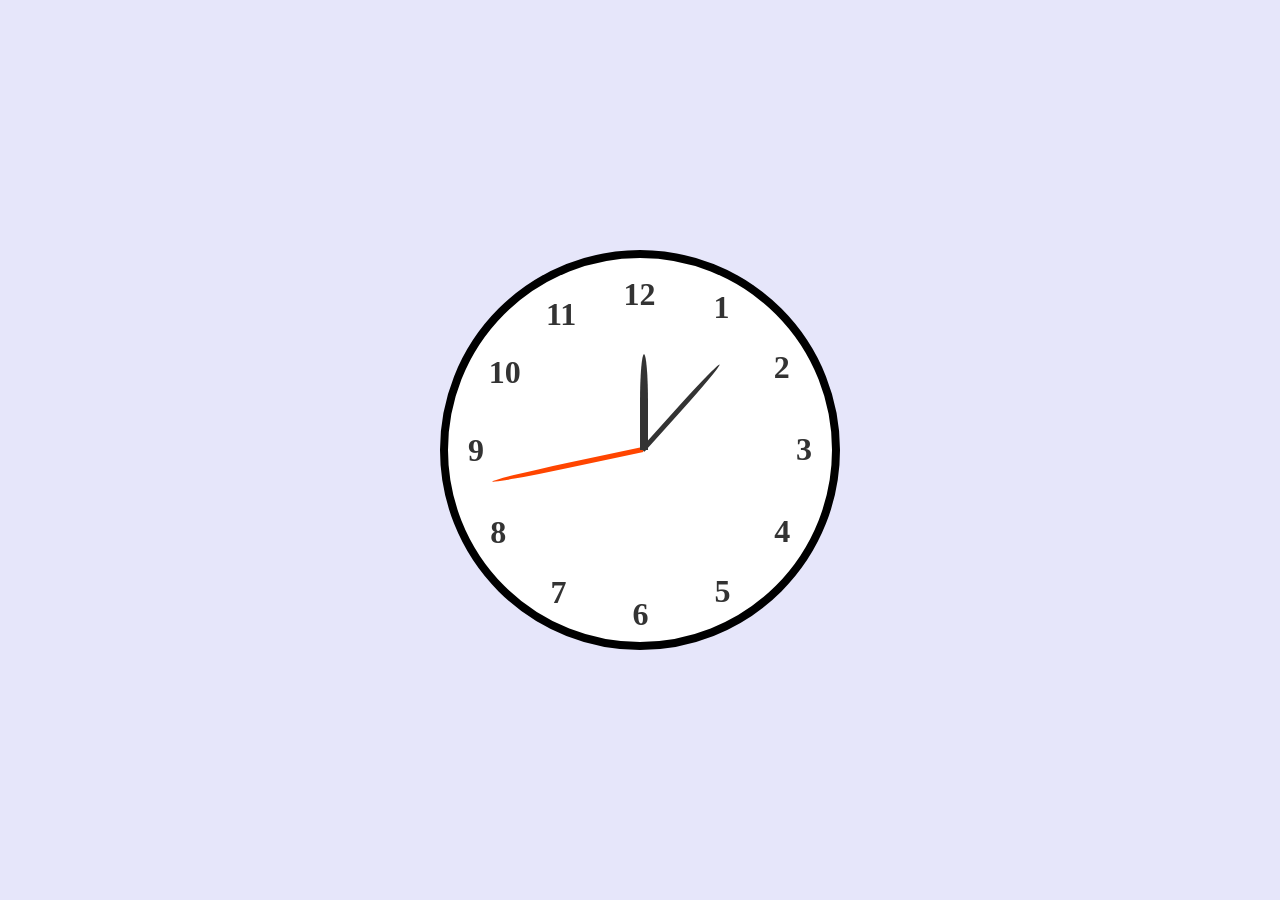
<file: Clock/index.html>
<!doctype html>
<html lang="en">
  <head>
    <meta charset="UTF-8" />
    <meta name="viewport" content="width=device-width, initial-scale=1.0" />
    <title>Analog clock</title>
    <link rel="stylesheet" href="style.css" />
  </head>
  <body>
    <div class="clock">
      <div class="numbers">
        <div class="number" style="--i: 1"><span>1</span></div>
        <div class="number" style="--i: 2"><span>2</span></div>
        <div class="number" style="--i: 3"><span>3</span></div>
        <div class="number" style="--i: 4"><span>4</span></div>
        <div class="number" style="--i: 5"><span>5</span></div>
        <div class="number" style="--i: 6"><span>6</span></div>
        <div class="number" style="--i: 7"><span>7</span></div>
        <div class="number" style="--i: 8"><span>8</span></div>
        <div class="number" style="--i: 9"><span>9</span></div>
        <div class="number" style="--i: 10"><span>10</span></div>
        <div class="number" style="--i: 11"><span>11</span></div>
        <div class="number" style="--i: 12"><span>12</span></div>
      </div>
      <div class="hand second"></div>
      <div class="hand minute"></div>
      <div class="hand hour"></div>
    </div>
    <script src="script.js"></script>
  </body>
</html>
</file>
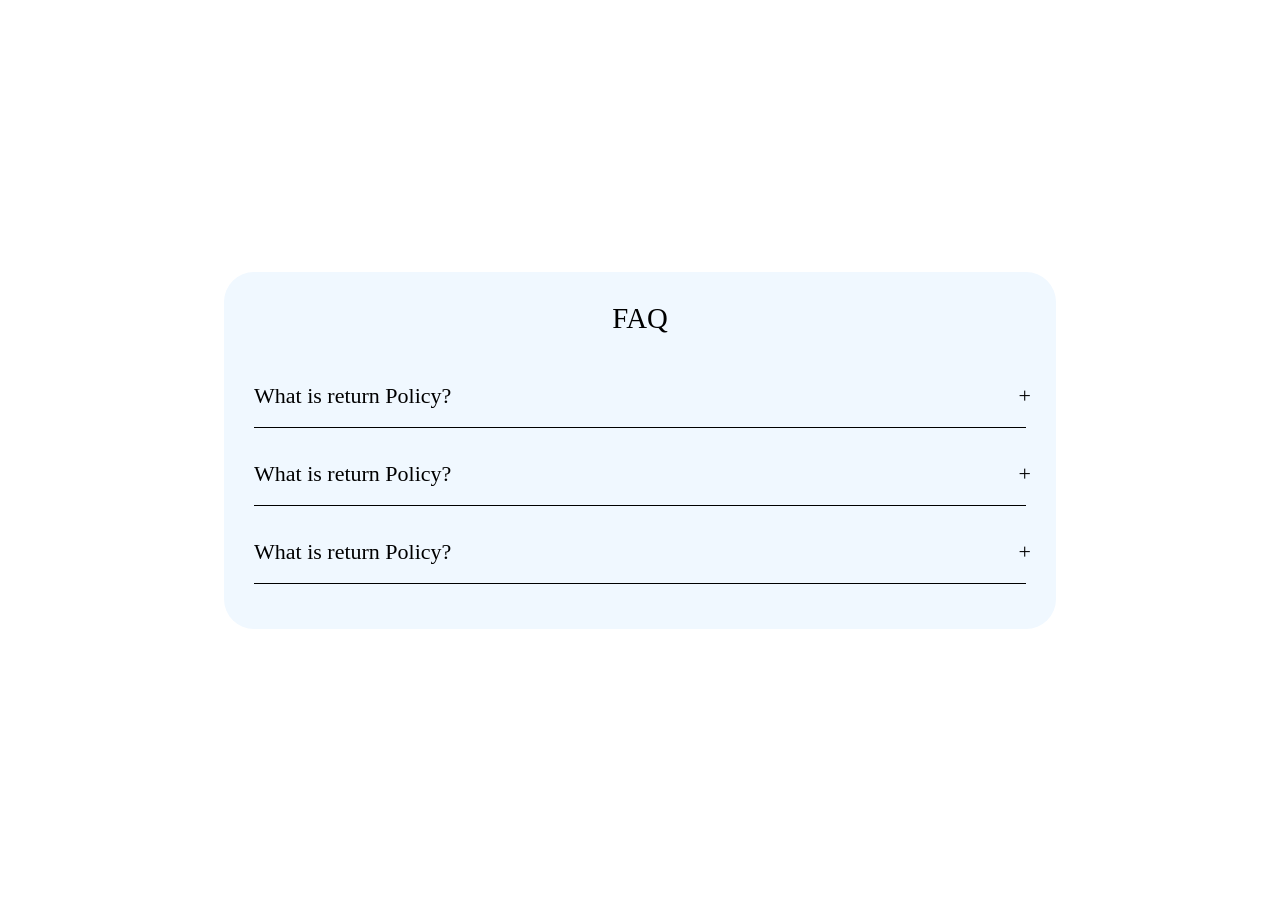
<file: FAQ/index.html>
<!doctype html>
<html lang="en">
  <head>
    <meta charset="UTF-8" />
    <meta name="viewport" content="width=device-width, initial-scale=1.0" />
    <title>FAQ</title>
    <link rel="stylesheet" href="style.css" />
  </head>
  <body>
    <div class="accordian">
      <div class="title">FAQ</div>
      <div class="content-container">
        <div class="question">What is return Policy?</div>
        <div class="answer">Lorem ispum dolor sit amet</div>
      </div>
      <div class="content-container">
        <div class="question">What is return Policy?</div>
        <div class="answer">Lorem ispum dolor sit amet</div>
      </div>
      <div class="content-container">
        <div class="question">What is return Policy?</div>
        <div class="answer">Lorem ispum dolor sit amet</div>
      </div>
    </div>
    <script src="script.js"></script>
  </body>
</html>
</file>
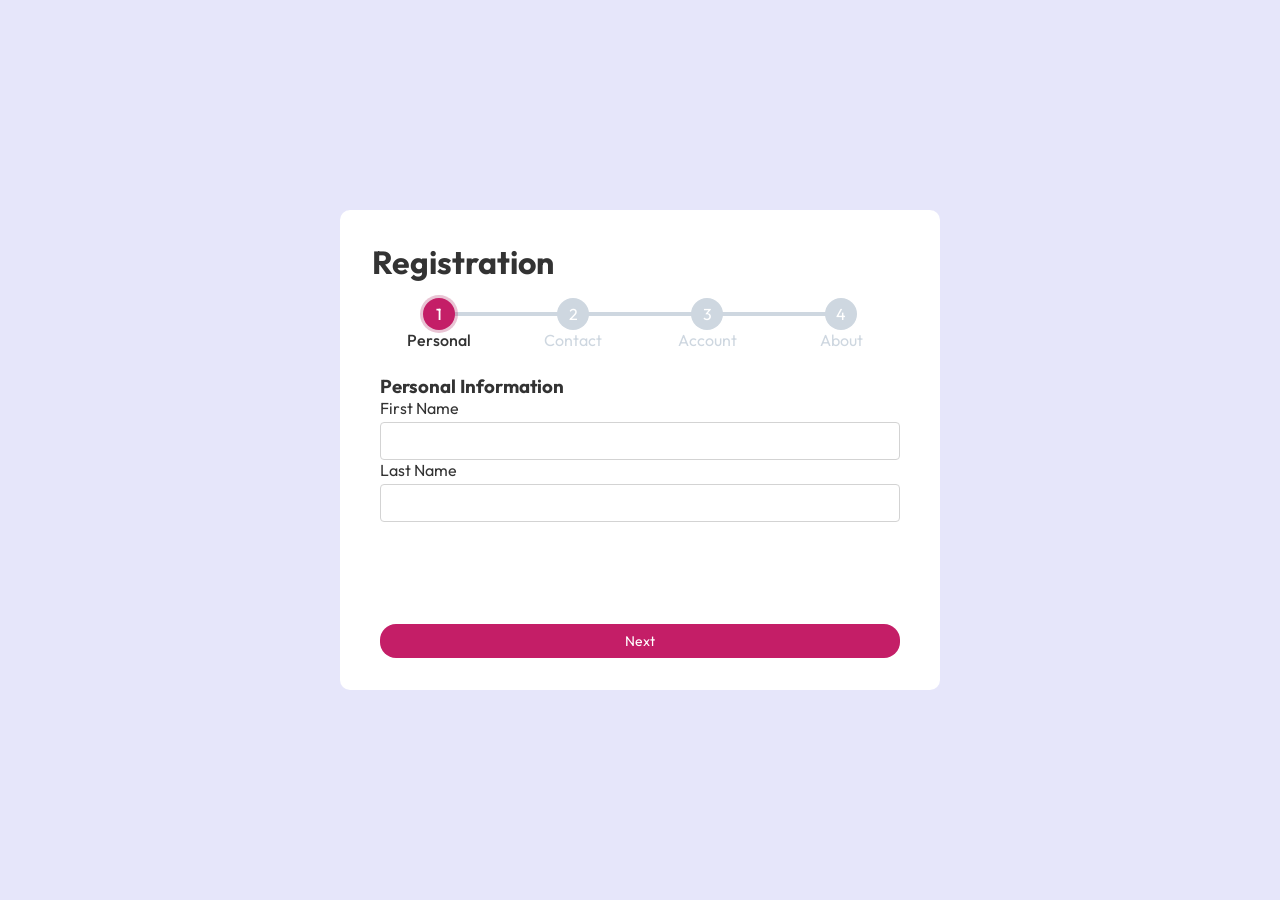
<file: MultiStepForm/index.html>
<!doctype html>
<html lang="en">
  <head>
    <meta charset="UTF-8" />
    <meta name="viewport" content="width=device-width, initial-scale=1.0" />
    <title>Multi Step Form</title>
    <link rel="stylesheet" href="style.css" />
  </head>
  <body>
    <form action="" class="form-wizard">
      <div class="completed" hidden>
        <svg
          xmlns="http://www.w3.org/2000/svg"
          fill="none"
          viewBox="0 0 24 24"
          stroke-width="1.5"
          stroke="currentColor"
        >
          <path
            stroke-linecap="round"
            stroke-linejoin="round"
            d="M9 12.75 11.25 15 15 9.75M21 12a9 9 0 1 1-18 0 9 9 0 0 1 18 0Z"
          />
        </svg>

        <h3>Registration Successful!</h3>
        <p>Your account has been created.</p>
      </div>
      <h1>Registration</h1>
      <div class="progress-container">
        <div class="progress"></div>
        <ol>
          <li class="current">Personal</li>
          <li>Contact</li>
          <li>Account</li>
          <li>About</li>
        </ol>
      </div>
      <div class="steps-container">
        <div class="step">
          <h3>Personal Information</h3>

          <div class="form-control">
            <label for="first-name">First Name</label>
            <input type="text" id="first-name" name="first-name" required />
          </div>
          <div class="form-control">
            <label for="last-name">Last Name</label>
            <input type="text" id="last-name" name="last-name" required />
          </div>
        </div>
        <div class="step">
          <h3>Contact Information</h3>

          <div class="form-control">
            <label for="email">Email</label>
            <input type="email" id="email" name="email" required />
          </div>

          <div class="form-control">
            <label for="phone">Phone</label>
            <input type="tel" id="phone" name="phone" required />
          </div>
        </div>
        <div class="step">
          <h3>Account Information</h3>

          <div class="form-control">
            <label for="username">Username</label>
            <input type="text" id="username" name="username" required />
          </div>
          <div class="form-control">
            <label for="password">Password</label>
            <input type="password" id="password" name="password" required />
          </div>
          <div class="form-control">
            <label for="confirm-password">Confirm Password</label>
            <input
              type="password"
              id="confirm-password"
              name="confirm-password"
              required
            />
          </div>
        </div>
        <div class="step">
          <h3>About</h3>

          <div class="form-control">
            <label for="bio">Bio</label>
            <textarea name="bio" id="bio" rows="4" required></textarea>
          </div>
        </div>
      </div>
      <div class="controls">
        <button class="prev-btn">Prev</button>
        <button class="next-btn">Next</button>
        <button type="submit" class="submit-btn">Submit</button>
      </div>
    </form>
    <script src="script.js"></script>
  </body>
</html>
</file>
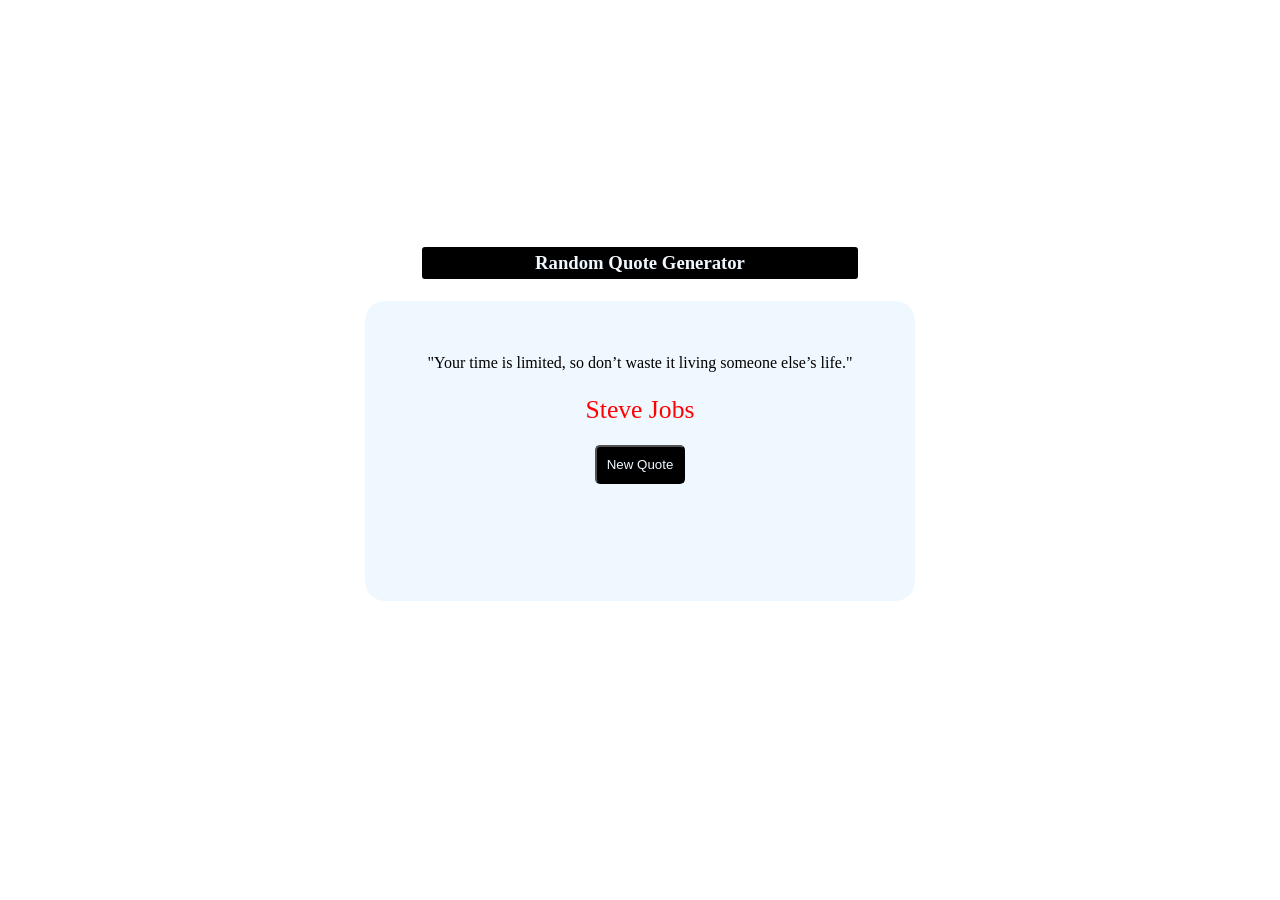
<file: Quote/index.html>
<!doctype html>
<html lang="en">
  <head>
    <meta charset="UTF-8" />
    <meta name="viewport" content="width=device-width, initial-scale=1.0" />
    <title>Document</title>
    <link rel="stylesheet" href="style.css" />
  </head>

  <div class="main">
    <div class="heading">
      <h3>Random Quote Generator</h3>
    </div>
    <div class="innerbox">
      <div class="text-area">
        <span class="quote">
          "Your time is limited, so don’t waste it living someone else’s life."
        </span>
      </div>
      <div class="person">Steve Jobs</div>
      <div class="button-area">
        <button id="new-quote">New Quote</button>
      </div>
    </div>
  </div>
  <body>
    <script src="script.js"></script>
  </body>
</html>
</file>
<file: Clock/style.css>
* {
  padding: 0;
  margin: 0;
  box-sizing: border-box;
}
body {
  --main-color: #333;
  --clock-size: 400px;
  background-color: lavender;
  display: flex;
  align-items: center;
  flex-direction: column;
  overflow: hidden;
  height: 100vh;
  font-size: 32px;
  color: var(--main-color);
}

.clock {
  margin-block: auto;
  background: #fff;
  width: var(--clock-size);
  height: var(--clock-size);
  border-radius: 50%;
  border: 8px solid #000;
  position: relative;
}

.numbers {
  width: 100%;
  height: 100%;
  position: absolute;
  transform: rotate(90deg);
}
.number {
  width: 100%;
  height: 100%;
  position: absolute;
  display: flex;
  align-items: center;
  transform: rotate(calc(var(--i) * 30deg));
  padding: 20px;
  font-weight: 600;
}
.number span {
  transform: rotate(calc(var(--i) * -30deg - 90deg));
}
.hand {
  background-color: var(--main-color);
  width: 5px;
  height: 50%;
  position: absolute;
  left: 50%;
  bottom: 50%;
  transform-origin: bottom;
  border-radius: 50% 50% 0 0;
}
.second {
  height: 40%;
  background-color: orangered;
  transform: rotate(45deg);
}
.minute {
  height: 30%;
  transform: rotate(135deg);
}
.hour {
  height: 25%;
  width: 8px;
}
</file>
<file: FAQ/style.css>
* {
  padding: 0;
  margin: 0;
  box-sizing: border-box;
}
body {
  background-image: url("https://c7.alamy.com/comp/PHT555/school-accessories-on-a-yellow-blue-bright-background-back-to-school-concept-office-and-student-supplies-free-space-for-your-project-the-top-view-PHT555.jpg");
  background-repeat: no-repeat center center/cover;
  height: 100vh;
  display: flex;
  align-items: center;
  justify-content: center;
  font-size: 1.8rem;
}
.accordian {
  width: 65%;
  background-color: aliceblue;
  border-radius: 30px;
  padding: 30px;
}
.accordian .title {
  margin-bottom: 30px;
  text-align: center;
}
.accordian .content-container .question {
  padding: 18px 0px;
  font-size: 22px;
  cursor: pointer;
  border-bottom: 1px solid black;
  position: relative;
}
.accordian .content-container .question::after {
  content: "+";
  position: absolute;
  right: -5px;
}
.accordian .content-container .answer {
  padding-top: 15px;
  font-size: 22px;
  width: 100%;
  height: 0px;
  overflow: hidden;
  transition: 0.5s;
}
.accordian .content-container.active .answer {
  height: 150px;
}
.accordian .content-container.active .question {
  font-size: 18px;
  transition: 0.5s;
}
.accordian .content-container.active .question::after {
  content: "-";
  font-size: 30px;
  transition: 0.5s;
  position: absolute;
}
</file>
<file: MultiStepForm/style.css>
@import url("https://fonts.googleapis.com/css2?family=Outfit:wght@400;500;600&display=swap");
* {
  font-family: "Outfit", sans-serif;
  padding: 0;
  margin: 0;
  box-sizing: border-box;
}
:root {
  --main-color: #c41e67;
  --dark-color: #a71555;
  --step-color: #ced7e0;
  --step-size: 32px;
  --progress-width: calc((var(--steps) - 1) / var(--steps) * 100%);
}
body {
  height: 100vh;
  display: flex;
  justify-content: center;
  align-items: center;
  background-color: lavender;
  color: #333;
}
h1 {
  margin-bottom: 16px;
}
.form-wizard {
  background-color: white;
  padding: 32px;
  border-radius: 10px;
  width: min(600px, 80%);
  box-shadow:
    0px,
    4px,
    8px rgba(0, 0, 0, 0.3);
}
.progress-container {
  position: relative;
}
.progress-container::before {
  content: "";
  height: 4px;
  width: var(--progress-width);
  background-color: var(--step-color);
  position: absolute;
  top: calc(var(--step-size) / 2);
  left: 50%;
  translate: -50% -50%;
}
.progress-container ol {
  list-style-type: none;
  display: flex;
  align-items: flex-start;
  justify-content: space-between;
  counter-reset: step-number;
  position: relative;
  z-index: 3;
}
.progress-container li {
  flex: 1;
  display: flex;
  flex-direction: column;
  align-items: center;
  color: var(--step-color);
  text-align: center;
  transition: 0.3s linear 0.3s;
}
.progress-container li::before {
  counter-increment: step-number;
  content: counter(step-number);
  background-color: var(--step-color);
  width: var(--step-size);
  height: var(--step-size);
  display: flex;
  align-items: center;
  justify-content: center;
  border-radius: 50%;
  color: #fff;
  transition: 0.3s linear 0.3s;
}
.progress-container li:where(.done, .current) {
  color: #333;
  font-weight: 500;
}
.progress-container li.done::before {
  background-color: var(--main-color);
}
.progress-container li.current::before {
  background-color: var(--main-color);
  box-shadow: 0 0 0 3px rgba(167, 21, 84, 0.25);
}
.progress-container .progress {
  height: 4px;
  width: var(--progress-width);
  background-color: var(--main-color);
  position: absolute;
  top: calc(var(--step-size) / 2);
  left: 50%;
  translate: -50% -50%;
  z-index: 2;
  transform: scaleX(0);
  transform-origin: left;
  transition: 0.3s;
}

button {
  cursor: pointer;
  border: none;
  border-radius: 16px;
  padding: 8px 16px;
  background-color: var(--main-color);
  color: #fff;
  font-size: 0.875rem;
  transition: 0.3s;
}
button:active,
button:hover {
  background-color: var(--dark-color);
}
button:disabled {
  opacity: 0.8;
}

button:focus {
  outline-color: #333;
}

button[type="submit"] {
  background-color: #333;
}

button[type="submit"]:hover,
button[type="submit"]:active {
  background-color: #444;
}
.controls {
  display: flex;
  align-items: center;
  justify-content: space-between;
  gap: 16px;
  margin-top: 16px;
  padding-inline: 8px;
}
.controls button {
  flex: 1;
}
.steps-container {
  display: flex;
  overflow: hidden;
}
.step {
  flex: 1 0 100%;
  padding: 24px 8px;
  transition: opacity 0.3s;
  height: fit-content;
}
.step-current {
  opacity: 1;
}
label {
  display: inline-block;
  margin-bottom: 4px;
}

input,
textarea {
  outline-color: var(--main-color);
  border: 1px solid lightgray;
  padding: 8px 16px;
  border-radius: 4px;
  width: 100%;
  font-size: 1rem;
  text-align: start;
}

input[type="tel"] {
  direction: inherit;
}
textarea {
  resize: none;
}
.completed {
  text-align: center;
}

.completed h3 {
  margin-bottom: 8px;
}

.completed svg {
  width: 100px;
  height: 100px;
  stroke: yellowgreen;
}

.completed:not([hidden]) ~ * {
  display: none;
}
</file>
<file: Quote/style.css>
* {
  margin: 0;
  padding: 0;
  box-sizing: border-box;
}
body {
  background-image: url("https://as1.ftcdn.net/jpg/04/65/77/14/1000_F_465771450_GJZbQehYgzXdsRMUBqRbR5cJPZLUXgKf.jpg");
  display: flex;
  justify-content: center;
  align-items: center;
  height: 100vh;
  text-align: center;
}
.main {
  width: 550px;
  height: 450px;
}
.heading {
  color: aliceblue;
  background-color: black;
  border: 2px solid white;
  border-radius: 5px;
  padding: 5px;
  width: 80%;
  margin: 20px auto;
}
.innerbox {
  width: 100%;
  height: 300px;
  padding: 50px 40px;
  background-color: aliceblue;
  border-radius: 20px;
}
button {
  background-color: black;
  color: aliceblue;
  border-radius: 5px;
  padding: 10px;
}
.innerbox .text-area {
  font-size: 1.5 rem;
  line-height: 1.5;
}
.innerbox .person {
  font-size: 1.6rem;
  color: red;
  text-transform: capitalize;
  margin: 20px;
}
</file>
